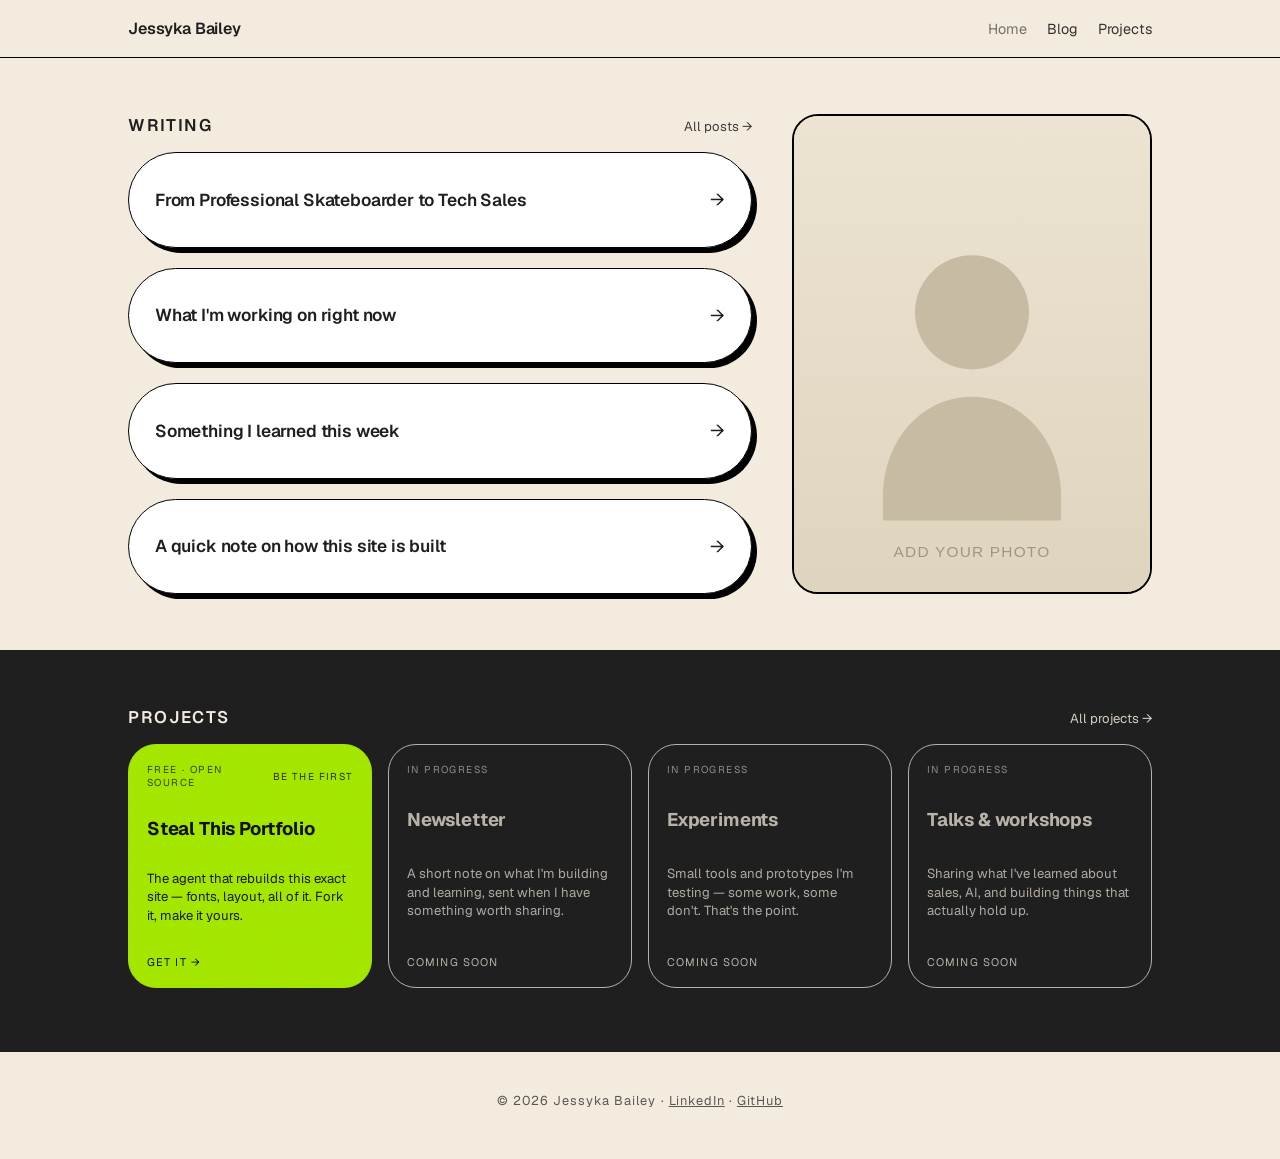
<file: index.html>
<!DOCTYPE html>
<html lang="en">
<head>
  <meta charset="utf-8">
  <meta name="viewport" content="width=device-width, initial-scale=1">
  <title>Portfolio</title>
  <meta name="description" content="Personal site.">
  <link rel="stylesheet" href="css/style.css">
</head>
<body data-page="home">
  <div id="jb"></div>
  <script src="site.config.js"></script>
  <script src="js/render.js"></script>
</body>
</html>
</file>
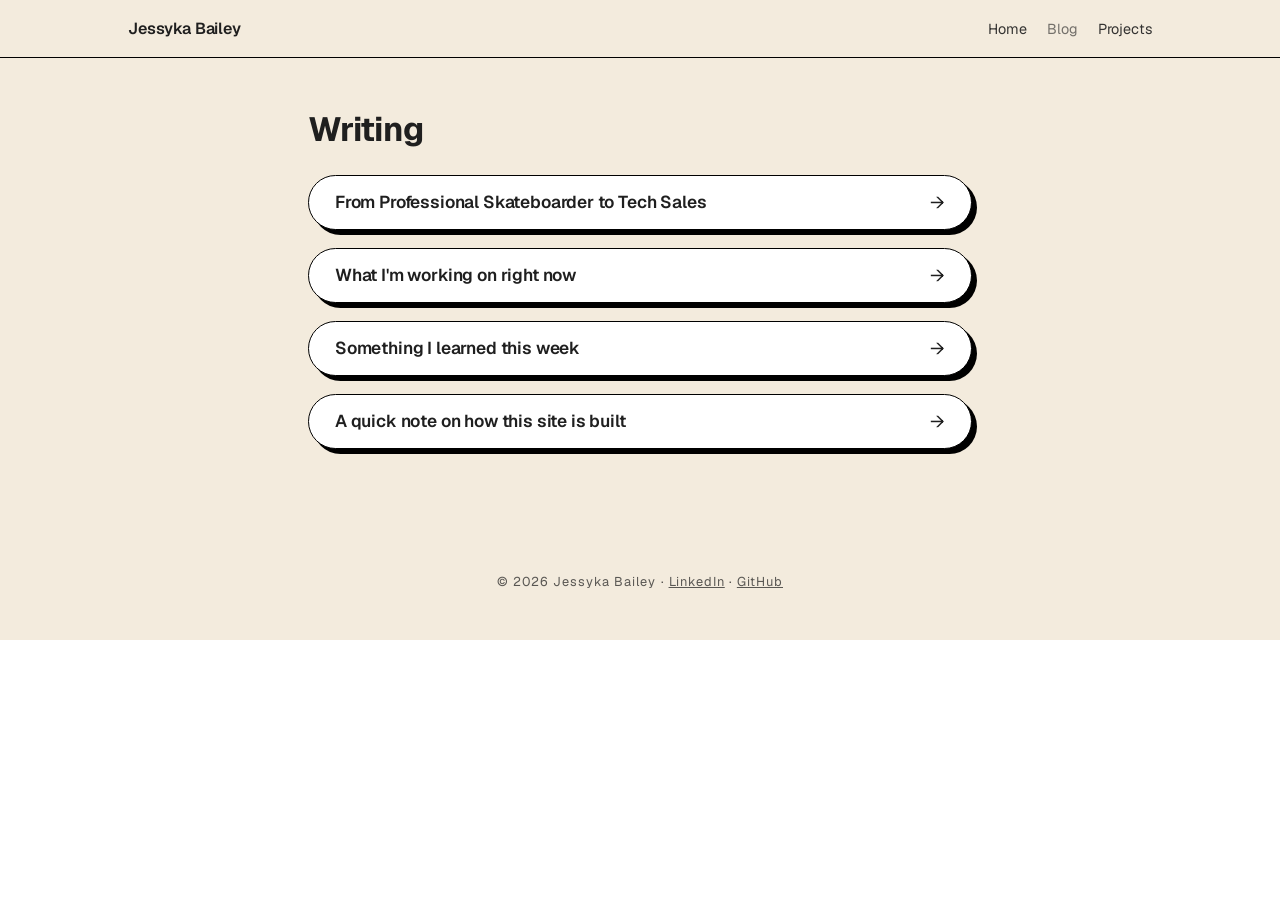
<file: blog.html>
<!DOCTYPE html>
<html lang="en">
<head>
  <meta charset="utf-8">
  <meta name="viewport" content="width=device-width, initial-scale=1">
  <title>Writing</title>
  <link rel="stylesheet" href="css/style.css">
</head>
<body data-page="blog">
  <div id="jb"></div>
  <script src="site.config.js"></script>
  <script src="js/render.js"></script>
</body>
</html>
</file>
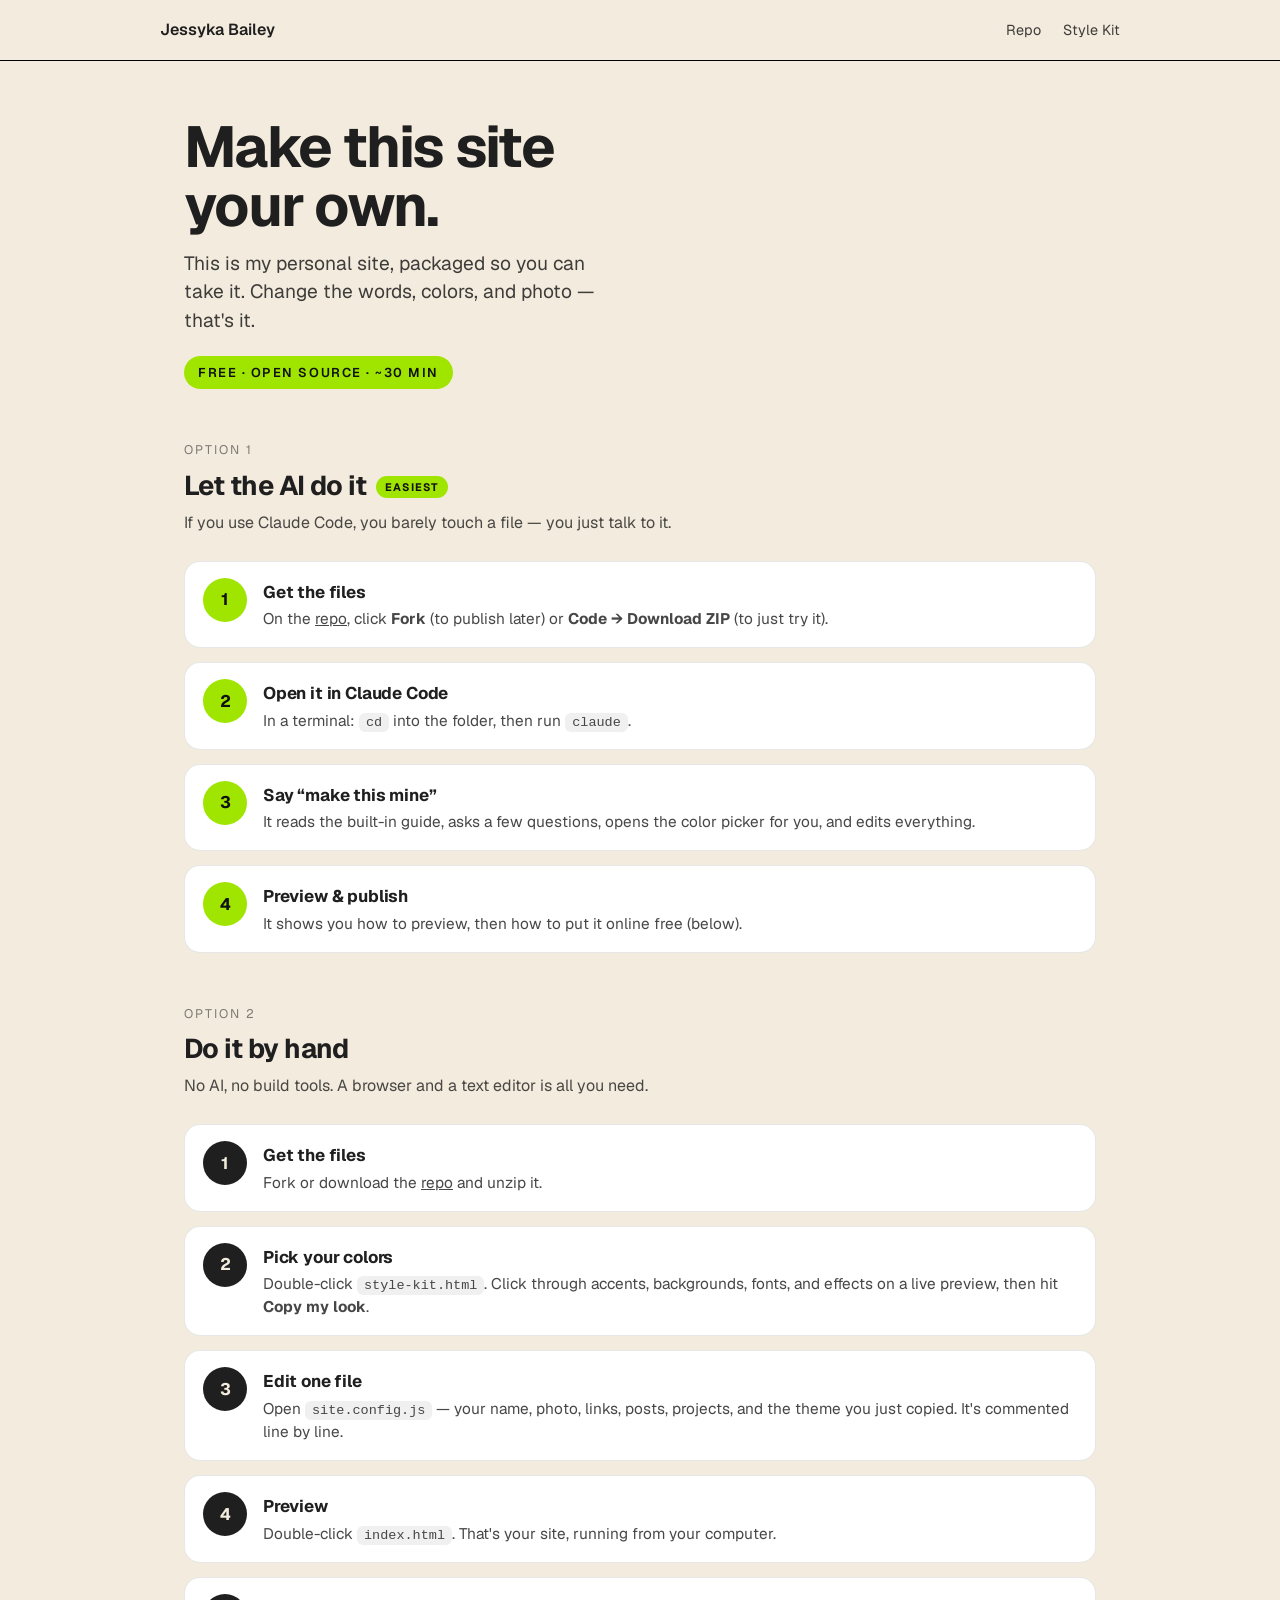
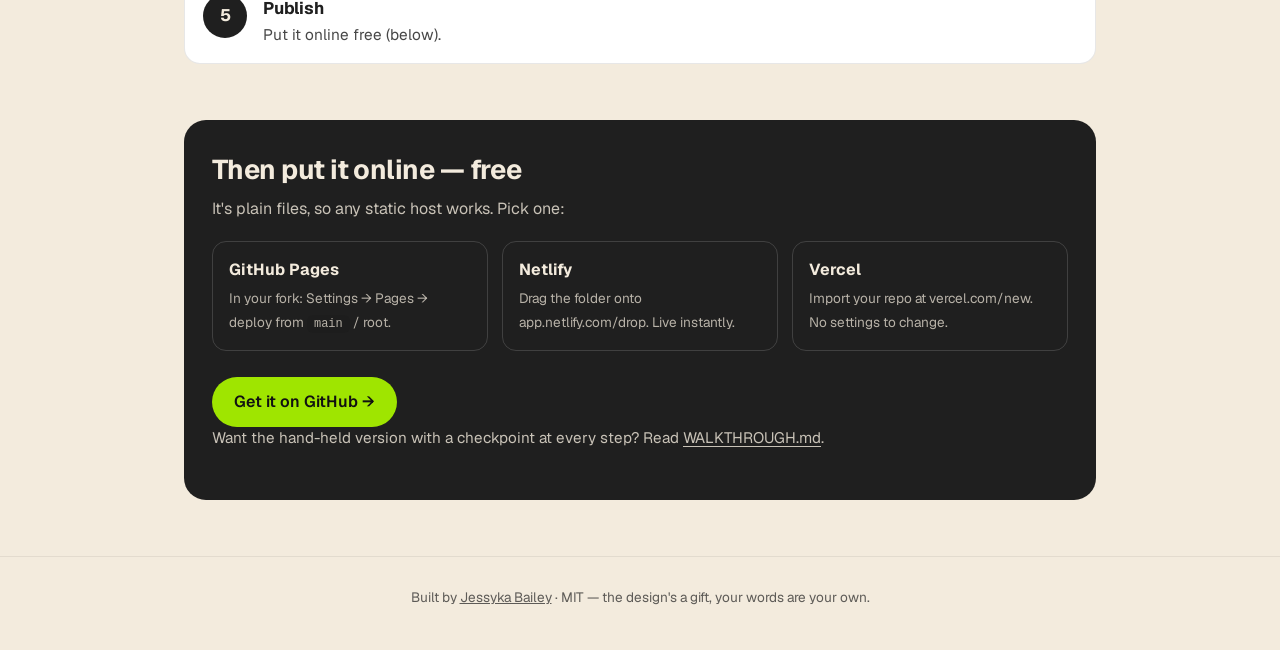
<file: how-to.html>
<!DOCTYPE html>
<html lang="en">
<head>
<meta charset="utf-8">
<meta name="viewport" content="width=device-width, initial-scale=1">
<title>How to steal this portfolio</title>
<meta name="description" content="Make this personal site your own — free, in about 30 minutes.">
<style>
  @font-face{font-family:"Geist"; src:url("assets/geist-sans.woff2") format("woff2"); font-weight:100 900; font-style:normal; font-display:swap}
  :root{ --beige:#F3EBDD; --ink:#1F1F1F; --lime:#9FE500; --on-lime:#111111; --line:#00000018;
    --sans:"Geist","Helvetica Neue",Helvetica,Arial,sans-serif; }
  *{box-sizing:border-box}
  html{-webkit-text-size-adjust:100%}
  body{margin:0; background:var(--beige); color:var(--ink); font-family:var(--sans); -webkit-font-smoothing:antialiased; line-height:1.5}
  a{color:inherit}
  .wrap{max-width:960px; margin:0 auto; padding:0 24px}

  header{border-bottom:1.5px solid #000}
  .topbar{display:flex; align-items:center; justify-content:space-between; gap:16px; padding:18px 0; flex-wrap:wrap}
  .brand{font-weight:600; text-decoration:none}
  .topnav a{font-size:.9rem; text-decoration:none; opacity:.85; margin-left:18px}
  .topnav a:hover{opacity:1; text-decoration:underline; text-underline-offset:3px}

  .hero{padding:56px 0 8px}
  .hero h1{font-size:clamp(2.4rem,6vw,3.6rem); line-height:1.03; letter-spacing:-.03em; margin:0 0 14px; text-wrap:balance}
  .hero p{font-size:1.2rem; line-height:1.5; max-width:34ch; opacity:.85; margin:0}
  .hero .free{display:inline-block; margin-top:20px; font-size:.8rem; letter-spacing:.12em; text-transform:uppercase; background:var(--lime); color:var(--on-lime); padding:7px 14px; border-radius:100px; font-weight:600}

  section.path{padding:44px 0 8px}
  .eyebrow{font-size:.78rem; letter-spacing:.16em; text-transform:uppercase; opacity:.55; margin:0 0 6px}
  h2{font-size:1.7rem; letter-spacing:-.02em; margin:0 0 4px}
  .lede{opacity:.8; margin:0 0 26px; max-width:52ch}
  .rec{background:var(--lime); color:var(--on-lime); font-size:.68rem; letter-spacing:.1em; text-transform:uppercase; font-weight:700; padding:4px 9px; border-radius:100px; vertical-align:middle; margin-left:10px}

  ol.steps{list-style:none; margin:0; padding:0; display:flex; flex-direction:column; gap:14px; counter-reset:s}
  ol.steps li{counter-increment:s; display:grid; grid-template-columns:44px 1fr; gap:16px; align-items:start;
    background:#fff; border:1px solid var(--line); border-radius:16px; padding:16px 18px}
  ol.steps li::before{content:counter(s); display:flex; align-items:center; justify-content:center;
    width:44px; height:44px; border-radius:50%; background:var(--ink); color:var(--beige); font-weight:700; font-size:1.05rem}
  ol.steps.lime li::before{background:var(--lime); color:var(--on-lime)}
  ol.steps li h3{margin:2px 0 3px; font-size:1.06rem; letter-spacing:-.01em}
  ol.steps li p{margin:0; opacity:.82; font-size:.96rem}
  code{background:#00000012; padding:2px 7px; border-radius:6px; font-family:ui-monospace,Menlo,Consolas,monospace; font-size:.88em}

  .deploy{margin:48px 0 8px; background:var(--ink); color:var(--beige); border-radius:22px; padding:30px 28px}
  .deploy h2{margin:0 0 6px}
  .deploy p{opacity:.8; margin:0 0 20px}
  .hosts{display:grid; grid-template-columns:repeat(3,1fr); gap:14px}
  .host{border:1px solid #ffffff26; border-radius:14px; padding:16px}
  .host b{display:block; font-size:1rem; margin-bottom:4px}
  .host span{font-size:.85rem; opacity:.72}
  @media (max-width:640px){ .hosts{grid-template-columns:1fr} }

  .cta{display:inline-flex; align-items:center; gap:8px; background:var(--lime); color:var(--on-lime);
    text-decoration:none; font-weight:600; padding:13px 22px; border-radius:100px; margin-top:26px}
  .cta:hover{transform:translateY(-1px)}
  .more{margin:34px 0 0; font-size:.95rem; opacity:.8}
  .more a{text-underline-offset:3px}

  footer{margin-top:56px; border-top:1px solid var(--line); text-align:center; padding:30px 0 44px; font-size:.85rem; opacity:.7}
</style>
</head>
<body>
  <header><div class="wrap topbar">
    <a class="brand" href="https://jessykabailey.com">Jessyka Bailey</a>
    <nav class="topnav">
      <a href="https://github.com/jbailey28/steal-this-portfolio">Repo</a>
      <a href="style-kit.html">Style Kit</a>
    </nav>
  </div></header>

  <main class="wrap">
    <section class="hero">
      <h1>Make this site<br>your own.</h1>
      <p>This is my personal site, packaged so you can take it. Change the words, colors, and photo — that's it.</p>
      <div class="free">Free · Open source · ~30 min</div>
    </section>

    <section class="path">
      <p class="eyebrow">Option 1</p>
      <h2>Let the AI do it<span class="rec">Easiest</span></h2>
      <p class="lede">If you use Claude Code, you barely touch a file — you just talk to it.</p>
      <ol class="steps lime">
        <li><div><h3>Get the files</h3><p>On the <a href="https://github.com/jbailey28/steal-this-portfolio">repo</a>, click <b>Fork</b> (to publish later) or <b>Code → Download ZIP</b> (to just try it).</p></div></li>
        <li><div><h3>Open it in Claude Code</h3><p>In a terminal: <code>cd</code> into the folder, then run <code>claude</code>.</p></div></li>
        <li><div><h3>Say “make this mine”</h3><p>It reads the built-in guide, asks a few questions, opens the color picker for you, and edits everything.</p></div></li>
        <li><div><h3>Preview &amp; publish</h3><p>It shows you how to preview, then how to put it online free (below).</p></div></li>
      </ol>
    </section>

    <section class="path">
      <p class="eyebrow">Option 2</p>
      <h2>Do it by hand</h2>
      <p class="lede">No AI, no build tools. A browser and a text editor is all you need.</p>
      <ol class="steps">
        <li><div><h3>Get the files</h3><p>Fork or download the <a href="https://github.com/jbailey28/steal-this-portfolio">repo</a> and unzip it.</p></div></li>
        <li><div><h3>Pick your colors</h3><p>Double-click <code>style-kit.html</code>. Click through accents, backgrounds, fonts, and effects on a live preview, then hit <b>Copy my look</b>.</p></div></li>
        <li><div><h3>Edit one file</h3><p>Open <code>site.config.js</code> — your name, photo, links, posts, projects, and the theme you just copied. It's commented line by line.</p></div></li>
        <li><div><h3>Preview</h3><p>Double-click <code>index.html</code>. That's your site, running from your computer.</p></div></li>
        <li><div><h3>Publish</h3><p>Put it online free (below).</p></div></li>
      </ol>
    </section>

    <section class="deploy">
      <h2>Then put it online — free</h2>
      <p>It's plain files, so any static host works. Pick one:</p>
      <div class="hosts">
        <div class="host"><b>GitHub Pages</b><span>In your fork: Settings → Pages → deploy from <code>main</code> / root.</span></div>
        <div class="host"><b>Netlify</b><span>Drag the folder onto app.netlify.com/drop. Live instantly.</span></div>
        <div class="host"><b>Vercel</b><span>Import your repo at vercel.com/new. No settings to change.</span></div>
      </div>
      <a class="cta" href="https://github.com/jbailey28/steal-this-portfolio">Get it on GitHub →</a>
      <p class="more">Want the hand-held version with a checkpoint at every step? Read <a href="https://github.com/jbailey28/steal-this-portfolio/blob/main/WALKTHROUGH.md">WALKTHROUGH.md</a>.</p>
    </section>
  </main>

  <footer>Built by <a href="https://jessykabailey.com">Jessyka Bailey</a> · MIT — the design's a gift, your words are your own.</footer>
</body>
</html>
</file>
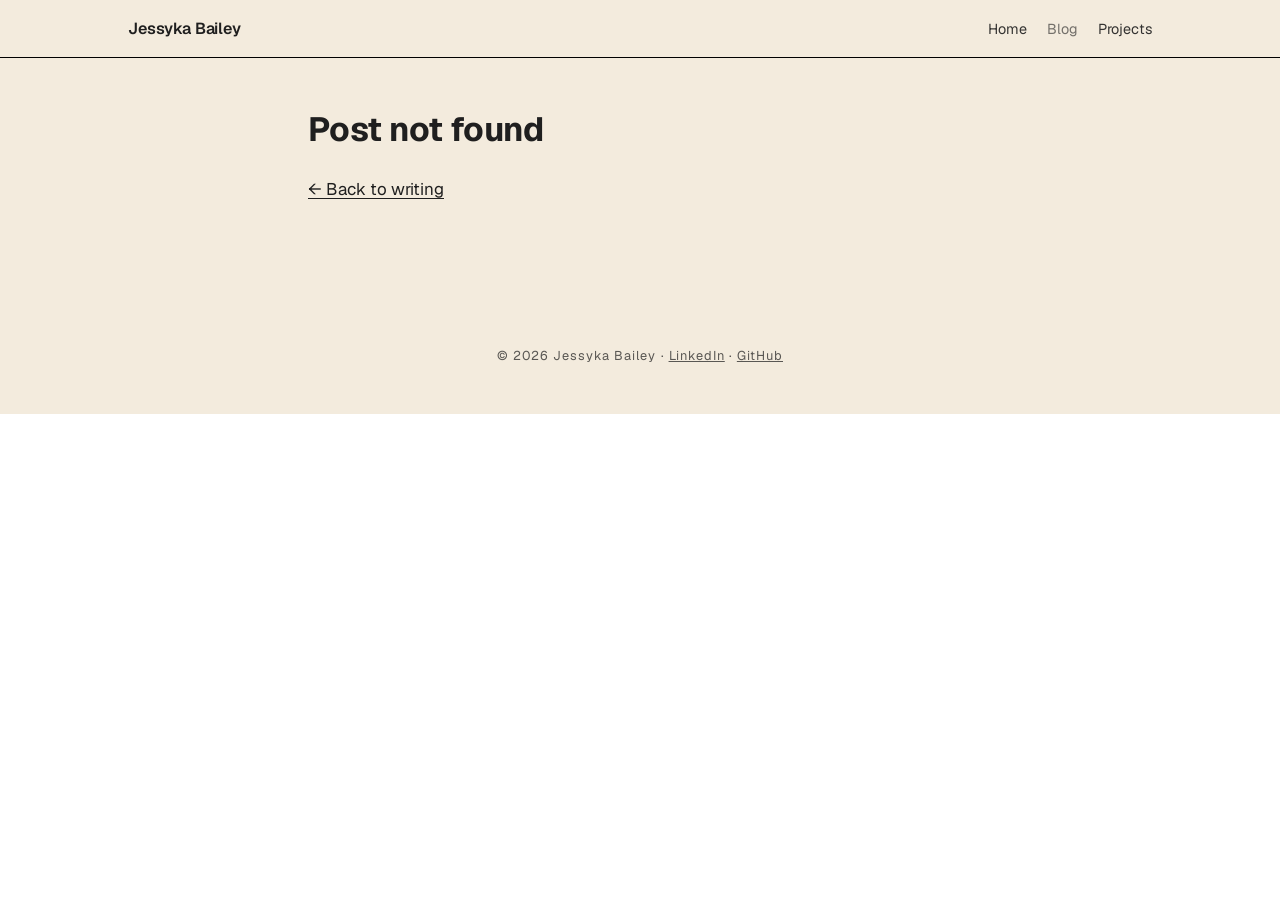
<file: post.html>
<!DOCTYPE html>
<html lang="en">
<head>
  <meta charset="utf-8">
  <meta name="viewport" content="width=device-width, initial-scale=1">
  <title>Post</title>
  <link rel="stylesheet" href="css/style.css">
</head>
<body data-page="post">
  <div id="jb"></div>
  <script src="site.config.js"></script>
  <script src="js/vendor/marked.min.js"></script>
  <script src="js/render.js"></script>
</body>
</html>
</file>
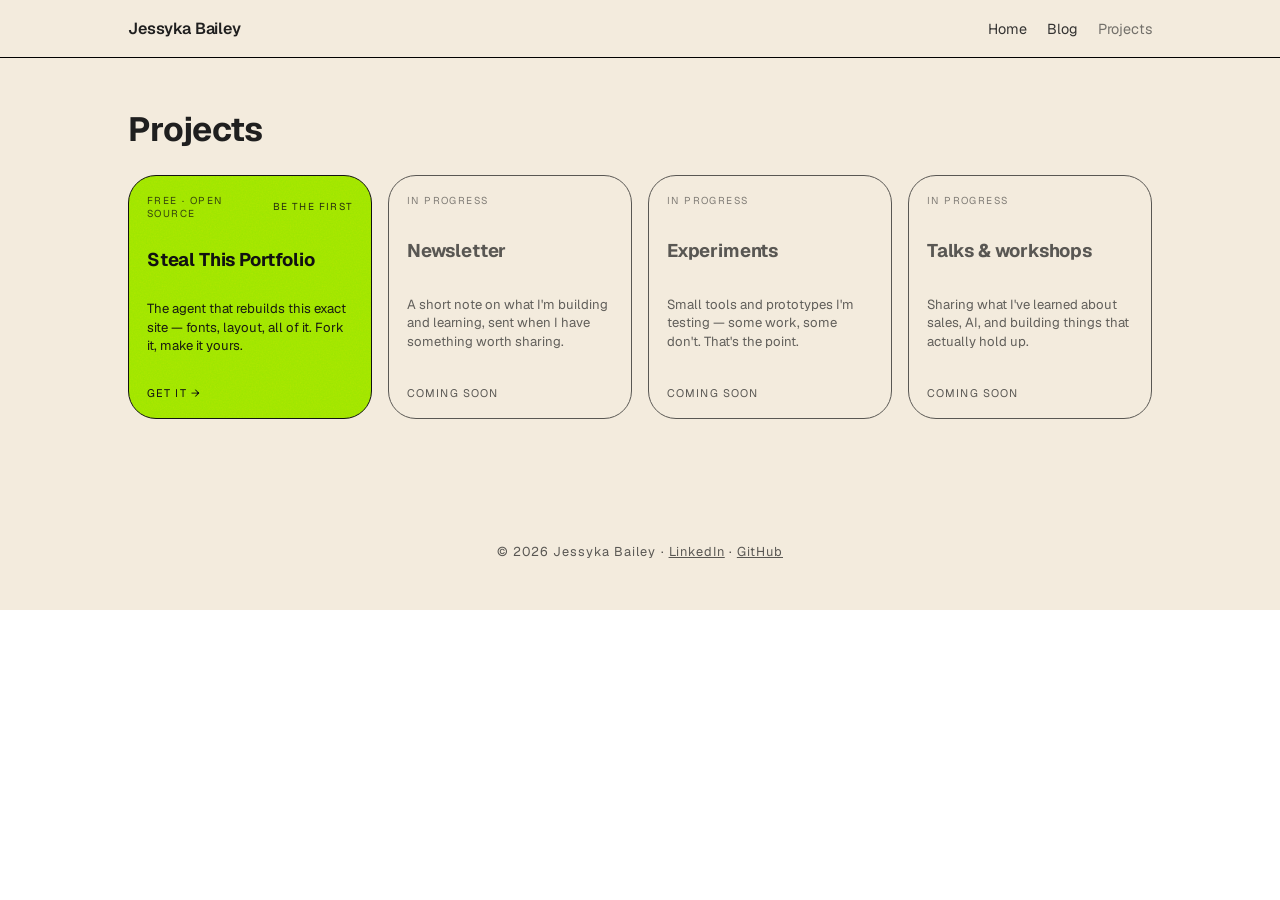
<file: projects.html>
<!DOCTYPE html>
<html lang="en">
<head>
  <meta charset="utf-8">
  <meta name="viewport" content="width=device-width, initial-scale=1">
  <title>Projects</title>
  <link rel="stylesheet" href="css/style.css">
</head>
<body data-page="projects">
  <div id="jb"></div>
  <script src="site.config.js"></script>
  <script src="js/render.js"></script>
</body>
</html>
</file>
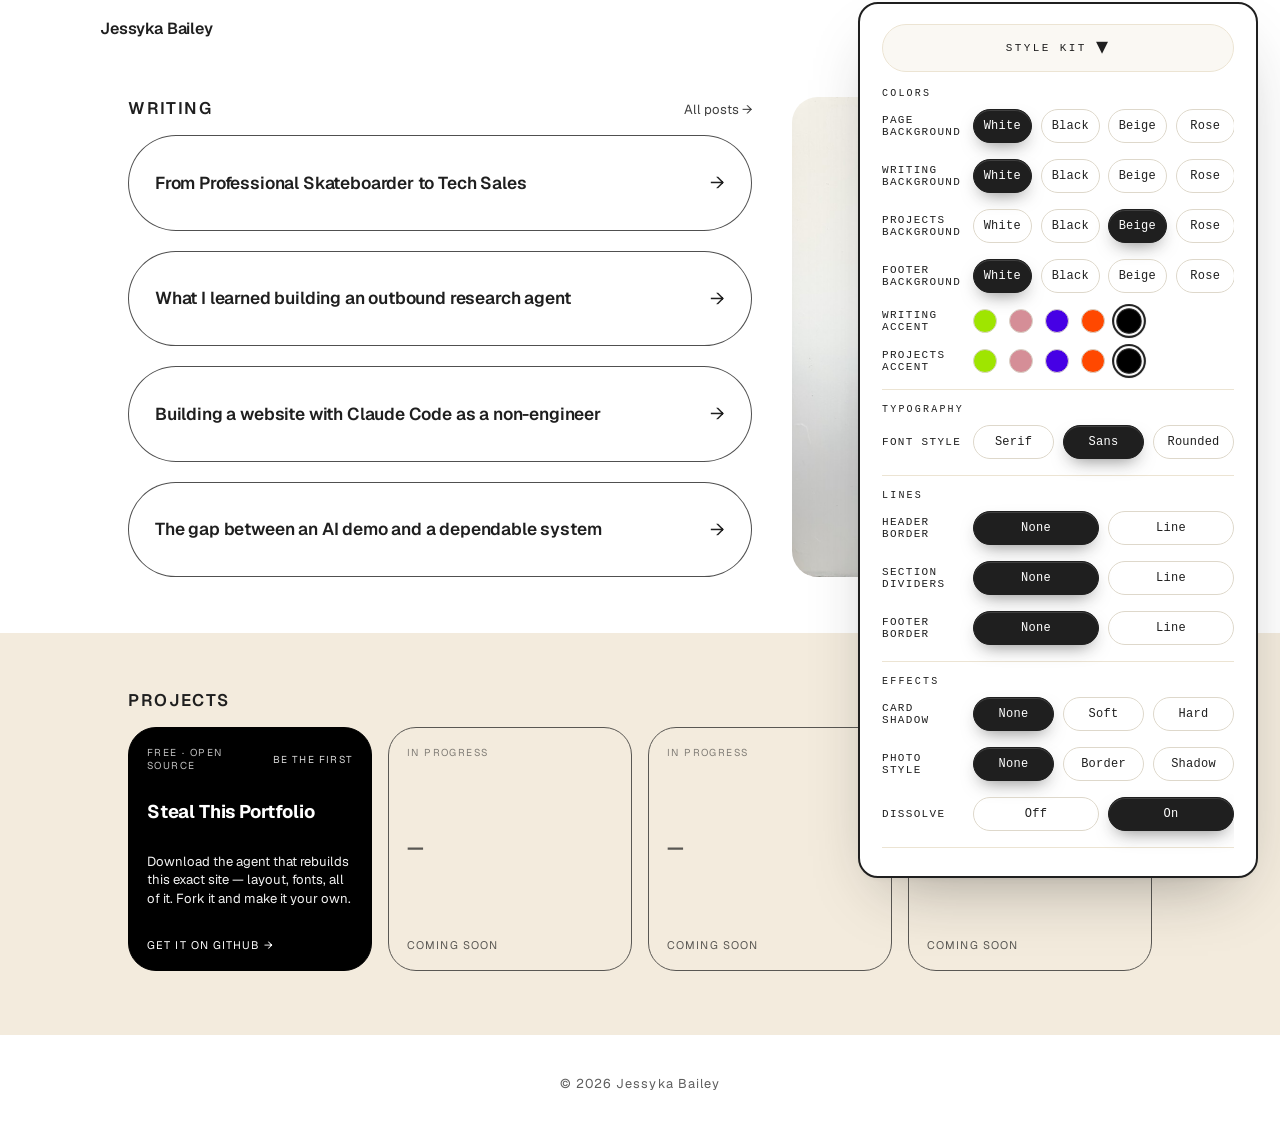
<file: style-kit.html>
<!DOCTYPE html>
<html lang="en">
<head>
<meta charset="utf-8">
<meta name="viewport" content="width=device-width, initial-scale=1">
<title>Style Kit</title>
</head>
<body>
<style>
  @font-face{font-family:"Geist";src:url([data-uri]) format("woff2");font-weight:100 900;font-style:normal;font-display:swap}
  @font-face{font-family:"Lora";src:url([data-uri]) format("woff2");font-weight:400 700;font-style:normal;font-display:swap}

  @font-face{font-family:"Nunito";src:url([data-uri]) format("woff2");font-weight:200 900;font-style:normal;font-display:swap}

  #app{
    --accent:#000000; --on:#ffffff; --accent-p:#000000; --on-p:#ffffff;
    --s1bg:#FFFFFF; --s1tx:#1F1F1F;      /* Section 1 — Writing */
    --s2bg:#F3EBDD; --s2tx:#1F1F1F;      /* Section 2 — Projects */
    --pagebg:#FFFFFF; --pagetx:#1F1F1F;  /* Page (header sits on this) */
    --fbg:#FFFFFF; --ftx:#1F1F1F;        /* Footer */
    --font:"Geist","Helvetica Neue",Helvetica,Arial,sans-serif;
    --tracking:0em;
    --pill-shadow:none;
    --pill-border:color-mix(in srgb, var(--s1tx) 78%, transparent);
    --pill-hover-shadow:0 16px 40px -18px color-mix(in srgb, var(--accent) 65%, transparent);
    --photo-border:none;
    --photo-shadow:none;
    --uimono:"SFMono-Regular",Menlo,Consolas,monospace;
    --grain:url("data:image/svg+xml,%3Csvg xmlns='http://www.w3.org/2000/svg' width='140' height='140'%3E%3Cfilter id='n'%3E%3CfeTurbulence type='fractalNoise' baseFrequency='0.8' numOctaves='2' stitchTiles='stitch'/%3E%3C/filter%3E%3Crect width='100%25' height='100%25' filter='url(%23n)'/%3E%3C/svg%3E");
    font-family:var(--font); letter-spacing:var(--tracking); -webkit-font-smoothing:antialiased; background:var(--pagebg);
  }
  #app[data-shadow="soft"]{ --pill-shadow:0 10px 26px -10px rgba(0,0,0,.42); }
  #app[data-shadow="hard"]{ --pill-shadow:5px 5px 0 0 #000; --pill-border:#000; --pill-hover-shadow:7px 7px 0 0 #000; }
  /* Writing section black: flip pill shadows to white so they stay visible */
  #app[data-s1="#1F1F1F"][data-shadow="soft"]{ --pill-shadow:0 10px 26px -10px rgba(255,255,255,.55); --pill-border:#000; }
  #app[data-s1="#1F1F1F"][data-shadow="hard"]{ --pill-shadow:5px 5px 0 0 #fff; --pill-border:#000; --pill-hover-shadow:7px 7px 0 0 #fff; }
  /* keep the black stroke on hover too, so the shadow still reads */
  #app[data-s1="#1F1F1F"]:not([data-shadow="off"]) .post:hover,
  #app[data-s1="#1F1F1F"]:not([data-shadow="off"]) .post:focus-visible{ border-color:#000; }
  #app[data-photo="border"]{ --photo-border:2px solid #000; }
  #app[data-photo="shadow"]{ --photo-shadow:8px 8px 0 0 #000; --photo-border:2px solid #000; }
  /* Writing section black: photo shadow flips white (black border stays as the stroke) */
  #app[data-s1="#1F1F1F"][data-photo="shadow"]{ --photo-shadow:8px 8px 0 0 #fff; }
  *{box-sizing:border-box}
  html,body{margin:0}
  #fx{position:fixed; inset:0; pointer-events:none; z-index:50}
  .wrap{max-width:1080px; margin:0 auto; padding:0 28px}
  @media (max-width:560px){ .wrap{padding:0 18px} .sec1{padding:20px 0 40px} .sec2{padding:40px 0 46px} .site-header{margin:4px} }

  .sec{width:100%; transition:background .3s ease, color .3s ease}
  .sec1{background:var(--s1bg); color:var(--s1tx); padding:10px 0 56px}
  .sec2{background:var(--s2bg); color:var(--s2tx); padding:56px 0 64px}

  .site-header{padding:18px 0; background:transparent; color:var(--pagetx); transition:color .3s ease}
  #app[data-hdiv="line"] .site-header{border-bottom:1.5px solid #000}
  .topbar{display:flex; align-items:center; justify-content:space-between; gap:16px; flex-wrap:wrap; padding:0}
  .brand{font-weight:600; font-size:1rem; letter-spacing:-.01em; color:inherit; text-decoration:none}
  .brand:hover{opacity:.65}
  .nav{display:flex; gap:20px; flex-wrap:wrap}
  .nav a{font-size:.9rem; color:inherit; text-decoration:none; opacity:.9}
  .nav a:hover{opacity:1; text-decoration:underline; text-underline-offset:3px}
  .nav a[aria-current]{opacity:.6}

  .lab{font-size:1.05rem; font-weight:600; letter-spacing:.1em; text-transform:uppercase; opacity:1; margin:0}

  .hero{display:grid; grid-template-columns:1fr 360px; gap:40px; align-items:stretch; padding:30px 0 0}
  @media (max-width:760px){ .hero{grid-template-columns:1fr; gap:22px} .photo{order:-1} }

  .writing{display:flex; flex-direction:column; min-height:100%}
  .whead{display:flex; align-items:baseline; justify-content:space-between; margin-bottom:16px}
  .whead .all{font-size:.82rem}
  .all a{color:inherit; text-decoration:none; opacity:.85}
  .all a:hover{opacity:1; text-decoration:underline; text-underline-offset:3px}

  .cards{display:flex; flex-direction:column; gap:20px; flex:1}
  .post{
    position:relative; isolation:isolate; overflow:hidden; border-radius:999px;
    flex:1; min-height:0; text-decoration:none;
    background:#ffffff; color:#1F1F1F; border:1px solid var(--pill-border);
    padding:15px 26px; display:flex; flex-direction:row; align-items:center; gap:14px;
    box-shadow:var(--pill-shadow);
    transition:transform .2s cubic-bezier(.3,.7,.3,1), background .2s cubic-bezier(.3,.7,.3,1), color .18s ease, border-color .18s ease, box-shadow .2s cubic-bezier(.3,.7,.3,1);
  }
  .post::before{content:""; position:absolute; inset:0; background:var(--grain); background-size:150px; mix-blend-mode:soft-light; opacity:0; z-index:0; pointer-events:none; transition:opacity .2s cubic-bezier(.3,.7,.3,1)}
  .post > span{position:relative; z-index:1}
  .post .t{flex:1; font-size:1.08rem; font-weight:600; letter-spacing:calc(-0.01em + var(--tracking)); line-height:1.18}
  .post .arw{font-size:1.15rem; transition:transform .2s cubic-bezier(.3,.7,.3,1)}
  .post:hover, .post:focus-visible{
    background:var(--accent); color:var(--on); border-color:#1F1F1F;
    transform:scale(1.02) translateY(-2px); box-shadow:var(--pill-hover-shadow); outline:none;
    transition:transform .85s cubic-bezier(.22,1,.36,1), background .85s cubic-bezier(.22,1,.36,1), color .75s cubic-bezier(.22,1,.36,1), border-color .75s cubic-bezier(.22,1,.36,1), box-shadow .9s cubic-bezier(.22,1,.36,1);
  }
  .post:hover::before, .post:focus-visible::before{opacity:.6; transition:opacity .85s cubic-bezier(.22,1,.36,1)}
  .post:hover .arw{transform:translateX(4px); transition:transform .85s cubic-bezier(.22,1,.36,1)}

  .photo{overflow:hidden; border-radius:26px; aspect-ratio:3/4; border:var(--photo-border); box-shadow:var(--photo-shadow)}
  .photo img{width:100%; height:100%; object-fit:cover; object-position:center 40%; display:block}
  @media (max-width:760px){ .photo{aspect-ratio:4/5} }

  .projgrid{display:grid; grid-template-columns:repeat(4,1fr); gap:16px; margin-top:0}
  @media (max-width:760px){ .projgrid{grid-template-columns:repeat(2,1fr)} }
  @media (max-width:440px){ .projgrid{grid-template-columns:1fr} }
  .proj{
    position:relative; isolation:isolate; overflow:hidden;
    aspect-ratio:1/1; border-radius:28px; border:1px solid currentColor; text-decoration:none; color:inherit;
    padding:18px; display:flex; flex-direction:column; justify-content:space-between;
    transition:transform .2s cubic-bezier(.3,.7,.3,1), box-shadow .2s cubic-bezier(.3,.7,.3,1);
  }
  .proj > *{position:relative; z-index:1}
  .proj:hover{transform:translateY(-6px) scale(1.02); box-shadow:0 22px 38px -16px rgba(0,0,0,.42); transition:transform .85s cubic-bezier(.22,1,.36,1), box-shadow .85s cubic-bezier(.22,1,.36,1)}
  .proj .tag{font-size:10px; letter-spacing:.14em; text-transform:uppercase; opacity:.75}
  .proj .ptop{display:flex; align-items:center; justify-content:space-between; gap:8px}
  .proj .count{font-size:10px; letter-spacing:.12em; text-transform:uppercase; opacity:.85; white-space:nowrap}
  .proj .pt{font-size:1.15rem; font-weight:700; letter-spacing:-.01em; line-height:1.12}
  .proj .pd{font-size:.82rem; line-height:1.4; opacity:.95}
  .proj .go{font-size:11px; letter-spacing:.1em; text-transform:uppercase}
  .proj.live{background:var(--accent-p); border-color:var(--accent-p); color:var(--on-p)}
  .proj.live::before{content:""; position:absolute; inset:0; background:var(--grain); background-size:160px; mix-blend-mode:soft-light; opacity:.5; z-index:0; pointer-events:none}
  .proj.soon{border-style:solid; opacity:.72}
  .proj.soon:hover{transform:translateY(-6px) scale(1.02); opacity:1; border-color:var(--accent-p); box-shadow:0 22px 38px -16px rgba(0,0,0,.28); transition:transform .85s cubic-bezier(.22,1,.36,1), box-shadow .85s cubic-bezier(.22,1,.36,1), opacity .4s ease, border-color .4s ease}

  .foot{padding:40px 0 50px; text-align:center; background:var(--fbg); color:var(--ftx); transition:background .3s ease, color .3s ease}
  .foot p{margin:0; font-size:.8rem; letter-spacing:.08em; opacity:.72}
  #app[data-fdiv="line"] .foot{border-top:1.5px solid #000}

  /* ===== Style Kit panel ===== */
  .chip{position:fixed; right:22px; bottom:22px; z-index:60; display:flex; flex-direction:column; gap:16px;
    background:#ffffff; color:#1F1F1F; border:2px solid #1F1F1F; border-radius:20px; padding:20px 22px;
    box-shadow:0 28px 64px -28px rgba(31,31,31,.42), 0 3px 10px -6px rgba(31,31,31,.16);
    font-family:var(--uimono); width:400px; max-width:calc(100vw - 40px)}
  .chip-title{font-size:10px; letter-spacing:.24em; text-transform:uppercase; color:#a8a190; margin:-2px 0 -4px}
  .chip-group{font-size:10px; letter-spacing:.22em; text-transform:uppercase; color:#1F1F1F; padding-top:14px; border-top:1px solid #ece4d3; margin-bottom:-6px}
  /* .chip-head has to out-rank .chip button, which sets a transparent
     background for every control in the panel. */
  .chip .chip-head{display:flex; align-items:center; justify-content:center; gap:9px; width:100%; background:#faf8f3; border:1px solid #ece4d3; border-radius:100px; cursor:pointer; font-family:var(--uimono); font-size:11px; letter-spacing:.22em; text-transform:uppercase; color:#1F1F1F; padding:11px 14px; min-height:44px}
  .chip .chip-head:hover{background:#f3efe4; border-color:#ded8cb}
  .chip .chip-head:focus-visible{outline:2px solid #1F1F1F; outline-offset:2px}
  .chip-head .chev{font-size:24px; line-height:1; transition:transform .25s ease}
  .chip-body{display:flex; flex-direction:column; gap:16px; overflow:auto; max-height:calc(100dvh - 132px); -webkit-overflow-scrolling:touch}
  .chip-export{display:flex; flex-direction:column; gap:9px; padding-top:14px; border-top:1px solid #ece4d3}
  .chip-export button{font-family:var(--uimono); font-size:12px; letter-spacing:.06em; color:#fff; background:#1F1F1F; border:0; cursor:pointer; padding:10px 0; border-radius:100px}
  .chip-export button:hover{background:#000}
  .chip-export textarea{display:none; width:100%; height:150px; font-family:var(--uimono); font-size:11px; line-height:1.6; color:#1F1F1F; border:1px solid #d9d3c7; border-radius:10px; padding:9px; resize:none}
  .chip-export.show textarea{display:block}
  .chip.collapsed{gap:0}
  .chip.collapsed .chip-body{display:none}
  .chip.collapsed .chip-head .chev{transform:rotate(-90deg)}
  .chip .grp{display:grid; grid-template-columns:82px repeat(3,1fr); align-items:center; column-gap:9px}
  .chip .grp.accent{grid-template-columns:82px 1fr}
  .chip .k{font-size:11px; letter-spacing:.12em; text-transform:uppercase; color:#1F1F1F}
  .chip button{font-family:var(--uimono); font-size:12px; letter-spacing:.02em; color:#1F1F1F; background:transparent;
    border:1px solid #ded8cb; cursor:pointer; padding:9px 0; border-radius:100px; text-align:center; white-space:nowrap; will-change:transform;
    transition:background .22s cubic-bezier(.2,.7,.2,1), color .22s ease, border-color .22s ease, box-shadow .22s cubic-bezier(.2,.7,.2,1), transform .12s cubic-bezier(.2,.7,.2,1)}
  .chip button:hover{border-color:#bcb5a5; background:#faf8f3}
  .chip button:active{transform:scale(.955)}
  .chip button[aria-pressed="true"]{background:#1F1F1F; color:#ffffff; border-color:#1F1F1F;
    box-shadow:0 8px 18px -7px rgba(31,31,31,.55), inset 0 1px 0 rgba(255,255,255,.14)}
  .chip button[aria-pressed="true"]:hover{background:#151515; border-color:#151515}
  .chip button:focus-visible{outline:2px solid #1F1F1F; outline-offset:2px}
  /* accent swatches */
  .sws{display:flex; gap:12px; align-items:center; flex-wrap:wrap}
  .chip .sw{width:24px; height:24px; padding:0; border-radius:50%; border:1px solid #d9d3c7; background:var(--c); cursor:pointer;
    transition:transform .16s cubic-bezier(.2,.7,.2,1), box-shadow .16s cubic-bezier(.2,.7,.2,1)}
  .chip .sw:hover{transform:scale(1.12); background:var(--c)}
  .chip .sw:active{transform:scale(.92)}
  .chip .sw[aria-pressed="true"]{transform:scale(1.06); background:var(--c); box-shadow:0 0 0 2px #fff, 0 0 0 4px #1F1F1F}
  .chip .sw:focus-visible{outline:2px solid #1F1F1F; outline-offset:3px}
  .chip .grp.divider, .chip .grp.two{grid-template-columns:82px repeat(2,1fr)}
  .chip .grp.four{grid-template-columns:82px repeat(4,1fr)}

  /* ---- the panel on a phone -------------------------------------------------
     It exists to restyle the page, so it must not cover the page. Full width at
     the bottom, never more than two thirds tall, and dvh rather than vh because
     iOS counts the URL bar out of vh and pushes the top of a tall element off
     the screen. */
  @media (max-width:640px){
    .chip{left:10px; right:10px; bottom:10px; width:auto; max-width:none;
          padding:14px 16px; gap:12px; border-radius:22px}
    .chip-body{max-height:58dvh}
    .chip .chip-head{font-size:12px}
    .chip .grp{grid-template-columns:74px repeat(3,1fr); column-gap:7px}
    .chip .grp.divider, .chip .grp.two{grid-template-columns:74px repeat(2,1fr)}
    .chip .grp.four{grid-template-columns:74px repeat(4,1fr)}
    .chip .k{font-size:10px; letter-spacing:.08em}
  }

  /* section divider line — always black */
  #app[data-divider="line"] .sec2{border-top:1.5px solid #000000}

  @media (prefers-reduced-motion:reduce){ *{transition:none !important} }
</style>

<div id="app" data-divider="off" data-shadow="off" data-photo="none" data-s1="#FFFFFF" data-s2="#F3EBDD" data-page="#FFFFFF" data-f="#FFFFFF" data-hdiv="off" data-fdiv="off" data-dissolve="on">
  <canvas id="fx" aria-hidden="true"></canvas>
  <header class="site-header">
    <div class="wrap topbar">
      <a class="brand" href="#" aria-label="Jessyka Bailey — home">Jessyka Bailey</a>
      <nav class="nav">
        <a href="#" aria-current="page">Home</a><a href="#">Blog</a><a href="#">Projects</a>
      </nav>
    </div>
  </header>

  <section class="sec sec1">
    <div class="wrap">
      <div class="hero">
        <div class="writing">
          <div class="whead">
            <p class="lab">Writing</p>
            <span class="all"><a href="#">All posts →</a></span>
          </div>
          <div class="cards">
            <a class="post" href="#"><span class="t">From Professional Skateboarder to Tech Sales</span><span class="arw">→</span></a>
            <a class="post" href="#"><span class="t">What I learned building an outbound research agent</span><span class="arw">→</span></a>
            <a class="post" href="#"><span class="t">Building a website with Claude Code as a non-engineer</span><span class="arw">→</span></a>
            <a class="post" href="#"><span class="t">The gap between an AI demo and a dependable system</span><span class="arw">→</span></a>
          </div>
        </div>

        <figure class="photo" style="margin:0">
          <img src="[data-uri]" alt="Jessyka Bailey leaning against a white wall">
        </figure>
      </div>
    </div>
  </section>

  <section class="sec sec2">
    <div class="wrap">
      <div class="whead">
        <p class="lab">Projects</p>
        <span class="all"><a href="#">All projects →</a></span>
      </div>
      <div class="projgrid">
        <a class="proj live" href="https://github.com/jbailey28/steal-this-portfolio" target="_blank" rel="noopener">
          <span class="ptop">
            <span class="tag">Free · Open source</span>
            <span class="count" id="stealCount">Be the first</span>
          </span>
          <span class="pt">Steal This Portfolio</span>
          <span class="pd">Download the agent that rebuilds this exact site — layout, fonts, all of it. Fork it and make it your own.</span>
          <span class="go">Get it on GitHub →</span>
        </a>
        <span class="proj soon"><span class="tag">In progress</span><span class="pt">—</span><span class="go">Coming soon</span></span>
        <span class="proj soon"><span class="tag">In progress</span><span class="pt">—</span><span class="go">Coming soon</span></span>
        <span class="proj soon"><span class="tag">In progress</span><span class="pt">—</span><span class="go">Coming soon</span></span>
      </div>
    </div>
  </section>

  <footer class="foot"><p>© 2026 Jessyka Bailey</p></footer>

  <div class="chip" role="group" aria-label="Style Kit">
    <button class="chip-head" type="button" aria-expanded="true"><span>Style Kit</span><span class="chev" aria-hidden="true">▾</span></button>
    <div class="chip-body">
    <div class="chip-group" style="border-top:none;padding-top:0">Colors</div>
    <div class="grp four"><span class="k">Page Background</span>
      <button data-k="page" data-bg="#FFFFFF" data-tx="#1F1F1F" aria-pressed="true">White</button>
      <button data-k="page" data-bg="#1F1F1F" data-tx="#F3EBDD" aria-pressed="false">Black</button>
      <button data-k="page" data-bg="#F3EBDD" data-tx="#1F1F1F" aria-pressed="false">Beige</button>
      <button data-k="page" data-bg="#D58E97" data-tx="#1F1F1F" aria-pressed="false">Rose</button>
    </div>
    <div class="grp four"><span class="k">Writing Background</span>
      <button data-k="s1" data-bg="#FFFFFF" data-tx="#1F1F1F" aria-pressed="true">White</button>
      <button data-k="s1" data-bg="#1F1F1F" data-tx="#F3EBDD" aria-pressed="false">Black</button>
      <button data-k="s1" data-bg="#F3EBDD" data-tx="#1F1F1F" aria-pressed="false">Beige</button>
      <button data-k="s1" data-bg="#D58E97" data-tx="#1F1F1F" aria-pressed="false">Rose</button>
    </div>
    <div class="grp four"><span class="k">Projects Background</span>
      <button data-k="s2" data-bg="#FFFFFF" data-tx="#1F1F1F" aria-pressed="false">White</button>
      <button data-k="s2" data-bg="#1F1F1F" data-tx="#F3EBDD" aria-pressed="false">Black</button>
      <button data-k="s2" data-bg="#F3EBDD" data-tx="#1F1F1F" aria-pressed="true">Beige</button>
      <button data-k="s2" data-bg="#D58E97" data-tx="#1F1F1F" aria-pressed="false">Rose</button>
    </div>
    <div class="grp four"><span class="k">Footer Background</span>
      <button data-k="f" data-bg="#FFFFFF" data-tx="#1F1F1F" aria-pressed="true">White</button>
      <button data-k="f" data-bg="#1F1F1F" data-tx="#F3EBDD" aria-pressed="false">Black</button>
      <button data-k="f" data-bg="#F3EBDD" data-tx="#1F1F1F" aria-pressed="false">Beige</button>
      <button data-k="f" data-bg="#D58E97" data-tx="#1F1F1F" aria-pressed="false">Rose</button>
    </div>
    <div class="grp accent"><span class="k">Writing Accent</span>
      <div class="sws" role="group" aria-label="Writing accent color">
        <button class="sw" data-k="accent" data-v="#9FE500" data-on="#111111" style="--c:#9FE500" aria-label="Lime" aria-pressed="false"></button>
        <button class="sw" data-k="accent" data-v="#D58E97" data-on="#1F1F1F" style="--c:#D58E97" aria-label="Rose" aria-pressed="false"></button>
        <button class="sw" data-k="accent" data-v="#4600E5" data-on="#ffffff" style="--c:#4600E5" aria-label="Purple" aria-pressed="false"></button>
        <button class="sw" data-k="accent" data-v="#FF4800" data-on="#111111" style="--c:#FF4800" aria-label="Orange" aria-pressed="false"></button>
        <button class="sw" data-k="accent" data-v="#000000" data-on="#ffffff" style="--c:#000000" aria-label="Black" aria-pressed="true"></button>
      </div>
    </div>
    <div class="grp accent"><span class="k">Projects Accent</span>
      <div class="sws" role="group" aria-label="Projects accent color">
        <button class="sw" data-k="accentp" data-v="#9FE500" data-on="#111111" style="--c:#9FE500" aria-label="Lime" aria-pressed="false"></button>
        <button class="sw" data-k="accentp" data-v="#D58E97" data-on="#1F1F1F" style="--c:#D58E97" aria-label="Rose" aria-pressed="false"></button>
        <button class="sw" data-k="accentp" data-v="#4600E5" data-on="#ffffff" style="--c:#4600E5" aria-label="Purple" aria-pressed="false"></button>
        <button class="sw" data-k="accentp" data-v="#FF4800" data-on="#111111" style="--c:#FF4800" aria-label="Orange" aria-pressed="false"></button>
        <button class="sw" data-k="accentp" data-v="#000000" data-on="#ffffff" style="--c:#000000" aria-label="Black" aria-pressed="true"></button>
      </div>
    </div>

    <div class="chip-group">Typography</div>
    <div class="grp"><span class="k">Font Style</span>
      <button data-k="font" data-v="lora" aria-pressed="false">Serif</button>
      <button data-k="font" data-v="geist" aria-pressed="true">Sans</button>
      <button data-k="font" data-v="nunito" aria-pressed="false">Rounded</button>
    </div>

    <div class="chip-group">Lines</div>
    <div class="grp two"><span class="k">Header Border</span>
      <button data-k="hdiv" data-v="off" aria-pressed="true">None</button>
      <button data-k="hdiv" data-v="line" aria-pressed="false">Line</button>
    </div>
    <div class="grp two"><span class="k">Section Dividers</span>
      <button data-k="divider" data-v="off" aria-pressed="true">None</button>
      <button data-k="divider" data-v="line" aria-pressed="false">Line</button>
    </div>
    <div class="grp two"><span class="k">Footer Border</span>
      <button data-k="fdiv" data-v="off" aria-pressed="true">None</button>
      <button data-k="fdiv" data-v="line" aria-pressed="false">Line</button>
    </div>

    <div class="chip-group">Effects</div>
    <div class="grp"><span class="k">Card Shadow</span>
      <button data-k="shadow" data-v="off" aria-pressed="true">None</button>
      <button data-k="shadow" data-v="soft" aria-pressed="false">Soft</button>
      <button data-k="shadow" data-v="hard" aria-pressed="false">Hard</button>
    </div>
    <div class="grp"><span class="k">Photo Style</span>
      <button data-k="photo" data-v="none" aria-pressed="true">None</button>
      <button data-k="photo" data-v="border" aria-pressed="false">Border</button>
      <button data-k="photo" data-v="shadow" aria-pressed="false">Shadow</button>
    </div>
    <div class="grp two"><span class="k">Dissolve</span>
      <button data-k="dissolve" data-v="off" aria-pressed="false">Off</button>
      <button data-k="dissolve" data-v="on" aria-pressed="true">On</button>
    </div>
    <div class="chip-export">
      <button type="button" id="exportBtn">Copy my look</button>
      <textarea id="exportOut" readonly aria-label="Your selected settings"></textarea>
    </div>
    </div>
  </div>
</div>

<script>
  const app=document.getElementById("app");
  const FONTS={
    geist:   {f:'"Geist","Helvetica Neue",Helvetica,Arial,sans-serif',     t:'0em'},
    nunito:  {f:'"Nunito","Helvetica Neue",Helvetica,Arial,sans-serif',    t:'-0.004em'},
    lora:    {f:'"Lora",Georgia,"Times New Roman",serif',                   t:'0em'}
  };
  document.querySelectorAll(".chip-body button").forEach(b=>{
    b.addEventListener("click", ()=>{
      const k=b.dataset.k;
      if(k==="font"){ const o=FONTS[b.dataset.v]; app.style.setProperty("--font",o.f); app.style.setProperty("--tracking",o.t); }
      else if(k==="accent"){ app.style.setProperty("--accent", b.dataset.v); app.style.setProperty("--on", b.dataset.on||"#fff"); }
      else if(k==="accentp"){ app.style.setProperty("--accent-p", b.dataset.v); app.style.setProperty("--on-p", b.dataset.on||"#fff"); }
      else if(b.dataset.bg !== undefined){ app.style.setProperty("--"+k+"bg", b.dataset.bg); app.style.setProperty("--"+k+"tx", b.dataset.tx); app.dataset[k] = b.dataset.bg; }
      else { app.dataset[k] = b.dataset.v; }
      document.querySelectorAll('.chip-body button[data-k="'+k+'"]').forEach(x=>x.setAttribute("aria-pressed", String(x===b)));
    });
  });

  const chip=document.querySelector(".chip"), head=document.querySelector(".chip-head");
  const setOpen = open => {
    chip.classList.toggle("collapsed", !open);
    head.setAttribute("aria-expanded", String(open));
  };
  head.addEventListener("click", ()=> setOpen(chip.classList.contains("collapsed")));
  // On a phone the panel would otherwise open on top of the page it is there to
  // restyle, with nothing on screen that reads as a way out of it.
  if (window.matchMedia("(max-width:640px)").matches) setOpen(false);
  document.addEventListener("keydown", e => { if (e.key === "Escape") setOpen(false); });

  // Live "taken" counter from the GitHub repo's fork count.
  // (Blocked by CSP inside the claude.ai preview; runs on the real site.)
  const sc=document.getElementById("stealCount");
  if(sc){
    fetch("https://api.github.com/repos/jbailey28/steal-this-portfolio")
      .then(r=>r.ok?r.json():Promise.reject())
      .then(d=>{ const n=d.forks_count||0; sc.textContent = n ? ("Stolen "+n+"×") : "Be the first"; })
      .catch(()=>{});
  }

  // Export the current look as pasteable text.
  function exportLook(){
    const lines=[];
    document.querySelectorAll(".chip-body .grp").forEach(g=>{
      const kEl=g.querySelector(".k"); if(!kEl) return;
      const b=g.querySelector('button[aria-pressed="true"]'); if(!b) return;
      const val=(b.textContent||"").trim() || b.getAttribute("aria-label") || b.dataset.v || "";
      lines.push(kEl.textContent.trim()+": "+val);
    });
    return lines.join("\n");
  }
  (function(){
    const eb=document.getElementById("exportBtn"), eo=document.getElementById("exportOut");
    if(!eb) return;
    eb.addEventListener("click", ()=>{
      const txt=exportLook();
      eo.value=txt; eo.parentElement.classList.add("show"); eo.focus(); eo.select();
      try{ navigator.clipboard.writeText(txt); eb.textContent="Copied ✓"; setTimeout(()=>{eb.textContent="Copy my look";},1600); }catch(e){}
    });
  })();

  // ---- Linear-style dissolve on click (Projects only) ----
  (function(){
    const cv=document.getElementById("fx"); if(!cv) return;
    const ctx=cv.getContext("2d");
    const reduce = matchMedia("(prefers-reduced-motion: reduce)").matches;
    const dpr=Math.min(2, window.devicePixelRatio||1);
    function resize(){ cv.width=innerWidth*dpr; cv.height=innerHeight*dpr; cv.style.width=innerWidth+"px"; cv.style.height=innerHeight+"px"; ctx.setTransform(dpr,0,0,dpr,0,0); }
    resize(); addEventListener("resize", resize);
    let parts=[], raf=null;
    function tick(){
      ctx.clearRect(0,0,innerWidth,innerHeight);
      let alive=false;
      ctx.fillStyle = parts.length ? parts[0].c : "#000";
      for(const p of parts){
        if(p.a<=0) continue; alive=true;
        if(p.t>=p.delay){ p.vy+=0.06; p.x+=p.vx; p.y+=p.vy; p.a-=0.032; }  // hold, then dissolve
        p.t++;
        ctx.globalAlpha=Math.max(0,p.a);
        ctx.fillRect(p.x-p.s/2, p.y-p.s/2, p.s, p.s);
      }
      ctx.globalAlpha=1;
      parts=parts.filter(p=>p.a>0);
      raf = alive ? requestAnimationFrame(tick) : null;
    }
    function dissolve(el, color){
      const r=el.getBoundingClientRect();
      const rad=Math.min(28, r.width/2, r.height/2);
      const cell=2.5, s=1, maxDelay=8;
      const cols=Math.floor(r.width/cell), rows=Math.floor(r.height/cell);
      for(let iy=0; iy<rows; iy++){
        for(let ix=0; ix<cols; ix++){
          const px=r.left+ix*cell+cell/2, py=r.top+iy*cell+cell/2;
          const lx=Math.min(px-r.left, r.right-px), ly=Math.min(py-r.top, r.bottom-py);
          if(lx<rad && ly<rad){ const dx=rad-lx, dy=rad-ly; if(dx*dx+dy*dy > rad*rad) continue; }  // skip rounded corners
          parts.push({
            x:px, y:py, s, a:1, c:color, t:0,
            delay: Math.round((ix/cols)*maxDelay + Math.random()*4),   // left→right sweep
            vx:(Math.random()-0.35)*2.2,                               // gentle spread, slight rightward
            vy:-(0.6+Math.random()*2.6),                               // float up
            rot:0, vr:(Math.random()-0.5)*0.3
          });
        }
      }
      if(!raf) raf=requestAnimationFrame(tick);
    }
    const appEl=document.getElementById("app");
    document.querySelectorAll(".proj").forEach(el=>{
      el.addEventListener("click",(e)=>{
        if(reduce || appEl.dataset.dissolve!=="on") return;   // toggle off → normal link
        e.preventDefault();
        const color=(getComputedStyle(appEl).getPropertyValue("--accent-p").trim())||"#1F1F1F";
        dissolve(el, color);
        el.style.opacity="0";
        setTimeout(()=>{ el.style.opacity=""; }, 800);   // preview: restore
      });
    });
  })();
</script>

</body>
</html>
</file>
<file: css/style.css>
/* ============================================================================
   Steal This Portfolio — design ported 1:1 from jessykabailey.com
   You normally never touch this file. Everything (colors, fonts, effects) is
   chosen in  site.config.js → theme  (use style-kit.html to pick visually).
   ============================================================================ */

@font-face{font-family:"Geist"; src:url("../assets/geist-sans.woff2") format("woff2"); font-weight:100 900; font-style:normal; font-display:swap}
@font-face{font-family:"Lora";  src:url("../assets/lora.woff2")       format("woff2"); font-weight:400 700; font-style:normal; font-display:swap}
@font-face{font-family:"Nunito";src:url("../assets/nunito.woff2")     format("woff2"); font-weight:200 900; font-style:normal; font-display:swap}

/* ---- theme variables. render.js sets these from site.config.js.
        Defaults below = Jessyka's locked look, so a fresh site matches the demo. ---- */
#jb{
  --accent:#9FE500;   --on:#111111;      /* writing accent — pill hover */
  --accent-p:#9FE500; --on-p:#111111;    /* projects accent — live card */
  --pagebg:#F3EBDD; --pagetx:#1F1F1F;    /* page (header + inner pages) */
  --s1bg:#F3EBDD;   --s1tx:#1F1F1F;      /* writing section */
  --s2bg:#1F1F1F;   --s2tx:#F3EBDD;      /* projects section */
  --fbg:#F3EBDD;    --ftx:#1F1F1F;       /* footer */
  --font:"Geist","Helvetica Neue",Helvetica,Arial,sans-serif;
  --tracking:0em;
  --pill-shadow:none;
  --pill-border:color-mix(in srgb, var(--s1tx) 78%, transparent);
  --pill-hover-shadow:0 16px 40px -18px color-mix(in srgb, var(--accent) 65%, transparent);
  --photo-border:none;
  --photo-shadow:none;
  --grain:url("data:image/svg+xml,%3Csvg xmlns='http://www.w3.org/2000/svg' width='140' height='140'%3E%3Cfilter id='n'%3E%3CfeTurbulence type='fractalNoise' baseFrequency='0.8' numOctaves='2' stitchTiles='stitch'/%3E%3C/filter%3E%3Crect width='100%25' height='100%25' filter='url(%23n)'/%3E%3C/svg%3E");
  background:var(--pagebg); color:var(--pagetx);
  font-family:var(--font); letter-spacing:var(--tracking); -webkit-font-smoothing:antialiased;
}

/* effects driven by data-attributes (set by render.js) */
#jb[data-shadow="soft"]{ --pill-shadow:0 10px 26px -10px rgba(0,0,0,.42); }
#jb[data-shadow="hard"]{ --pill-shadow:5px 5px 0 0 #000; --pill-border:#000; --pill-hover-shadow:7px 7px 0 0 #000; }
/* writing section black → flip pill shadows white so they stay visible */
#jb[data-s1="#1F1F1F"][data-shadow="soft"]{ --pill-shadow:0 10px 26px -10px rgba(255,255,255,.55); --pill-border:#000; }
#jb[data-s1="#1F1F1F"][data-shadow="hard"]{ --pill-shadow:5px 5px 0 0 #fff; --pill-border:#000; --pill-hover-shadow:7px 7px 0 0 #fff; }
#jb[data-s1="#1F1F1F"]:not([data-shadow="off"]) .jb-post:hover,
#jb[data-s1="#1F1F1F"]:not([data-shadow="off"]) .jb-post:focus-visible{ border-color:#000; }
#jb[data-photo="border"]{ --photo-border:2px solid #000; }
#jb[data-photo="shadow"]{ --photo-shadow:8px 8px 0 0 #000; --photo-border:2px solid #000; }
#jb[data-s1="#1F1F1F"][data-photo="shadow"]{ --photo-shadow:8px 8px 0 0 #fff; }

*{box-sizing:border-box}
html{-webkit-text-size-adjust:100%}
body{ margin:0; background:var(--pagebg); font-family:"Geist","Helvetica Neue",Helvetica,Arial,sans-serif; -webkit-font-smoothing:antialiased; }
#jb-fx{position:fixed; inset:0; pointer-events:none; z-index:50}
:where(#jb) a, :where(.jb-header) a, :where(.jb-foot) a{color:inherit}
.jb-wrap{max-width:1080px; margin:0 auto; padding:0 28px}

/* header */
.jb-header{padding:18px 0; background:transparent; color:var(--pagetx)}
#jb[data-hdiv="line"] .jb-header{border-bottom:1.5px solid #000}
.jb-topbar{display:flex; align-items:center; justify-content:space-between; gap:16px; flex-wrap:wrap}
.jb-brand{font-weight:600; font-size:1rem; letter-spacing:-.01em; text-decoration:none}
.jb-brand:hover{opacity:.65}
.jb-nav{display:flex; gap:20px; flex-wrap:wrap}
.jb-nav a{font-size:.9rem; text-decoration:none; opacity:.9}
.jb-nav a:hover{opacity:1; text-decoration:underline; text-underline-offset:3px}
.jb-nav a[aria-current]{opacity:.6}

/* sections */
.jb-sec{width:100%; transition:background .3s ease, color .3s ease}
.jb-sec1{background:var(--s1bg); color:var(--s1tx); padding:26px 0 56px}
.jb-sec2{background:var(--s2bg); color:var(--s2tx); padding:56px 0 64px}
#jb[data-divider="line"] .jb-sec2{border-top:1.5px solid #000}

.jb-lab{font-size:1.05rem; font-weight:600; letter-spacing:.1em; text-transform:uppercase; margin:0}
.jb-whead{display:flex; align-items:baseline; justify-content:space-between; margin-bottom:16px}
.jb-all{font-size:.82rem}
.jb-all a{text-decoration:none; opacity:.85}
.jb-all a:hover{opacity:1; text-decoration:underline; text-underline-offset:3px}

/* hero: writing + photo — pills grow to line up with the photo bottom */
.jb-hero{display:grid; grid-template-columns:minmax(0,1fr) 360px; gap:40px; align-items:stretch; padding:30px 0 0}
.jb-writing{display:flex; flex-direction:column; min-height:100%}
.jb-cards{display:flex; flex-direction:column; gap:20px; flex:1}

.jb-post{
  position:relative; isolation:isolate; overflow:hidden; border-radius:999px; flex:1; min-height:0;
  text-decoration:none; background:#fff; color:#1F1F1F; border:1px solid var(--pill-border); box-shadow:var(--pill-shadow);
  padding:15px 26px; display:flex; flex-direction:row; align-items:center; gap:14px;
  transition:transform .2s cubic-bezier(.3,.7,.3,1), background .2s cubic-bezier(.3,.7,.3,1), color .18s ease, border-color .18s ease, box-shadow .2s cubic-bezier(.3,.7,.3,1);
}
.jb-post::before{content:""; position:absolute; inset:0; background:var(--grain); background-size:150px; mix-blend-mode:soft-light; opacity:0; z-index:0; pointer-events:none; transition:opacity .5s cubic-bezier(.22,1,.36,1)}
.jb-post>span{position:relative; z-index:1}
.jb-t{flex:1; font-size:1.08rem; font-weight:600; letter-spacing:calc(-.01em + var(--tracking)); line-height:1.18}
.jb-arw{font-size:1.15rem; transition:transform .5s cubic-bezier(.22,1,.36,1)}
.jb-post:hover, .jb-post:focus-visible{
  background:var(--accent); color:var(--on); border-color:#1F1F1F;
  transform:scale(1.02) translateY(-2px); box-shadow:var(--pill-hover-shadow); outline:none;
  transition:transform .85s cubic-bezier(.22,1,.36,1), background .85s cubic-bezier(.22,1,.36,1), color .75s cubic-bezier(.22,1,.36,1), border-color .75s cubic-bezier(.22,1,.36,1), box-shadow .9s cubic-bezier(.22,1,.36,1);
}
.jb-post:hover::before, .jb-post:focus-visible::before{opacity:.6}
.jb-post:hover .jb-arw{transform:translateX(4px)}

/* photo */
.jb-photo{overflow:hidden; border-radius:26px; aspect-ratio:3/4; border:var(--photo-border); box-shadow:var(--photo-shadow); margin:0}
.jb-photo img{width:100%; height:100%; object-fit:cover; object-position:center 40%; display:block}

/* projects */
.jb-projgrid{display:grid; grid-template-columns:repeat(4,minmax(0,1fr)); gap:16px; margin-top:16px}
.jb-proj{
  position:relative; isolation:isolate; overflow:hidden; aspect-ratio:1/1; min-height:0; border-radius:28px;
  border:1px solid currentColor; text-decoration:none; color:inherit; padding:18px;
  display:flex; flex-direction:column; justify-content:space-between;
  transition:transform .2s cubic-bezier(.3,.7,.3,1), box-shadow .2s cubic-bezier(.3,.7,.3,1);
}
.jb-proj>*{position:relative; z-index:1}
.jb-proj:hover{transform:translateY(-6px) scale(1.02); box-shadow:0 22px 38px -16px rgba(0,0,0,.42); transition:transform .85s cubic-bezier(.22,1,.36,1), box-shadow .85s cubic-bezier(.22,1,.36,1)}
.jb-ptop{display:flex; align-items:center; justify-content:space-between; gap:8px}
.jb-tag{font-size:10px; letter-spacing:.14em; text-transform:uppercase; opacity:.75}
.jb-count{font-size:10px; letter-spacing:.12em; text-transform:uppercase; opacity:.85; white-space:nowrap}
.jb-pt{font-size:1.15rem; font-weight:700; letter-spacing:-.01em; line-height:1.12}
.jb-pd{font-size:.82rem; line-height:1.4; opacity:.95; display:-webkit-box; -webkit-line-clamp:3; -webkit-box-orient:vertical; overflow:hidden}
.jb-go{font-size:11px; letter-spacing:.1em; text-transform:uppercase}
.jb-proj.jb-live{background:var(--accent-p); border-color:var(--accent-p); color:var(--on-p)}
.jb-proj.jb-live::before{content:""; position:absolute; inset:0; background:var(--grain); background-size:160px; mix-blend-mode:soft-light; opacity:.5; z-index:0; pointer-events:none}
.jb-proj.jb-soon{border-style:solid; opacity:.72}
.jb-proj.jb-soon:hover{transform:translateY(-6px) scale(1.02); opacity:1; border-color:var(--accent-p); box-shadow:0 22px 38px -16px rgba(0,0,0,.28); transition:transform .85s cubic-bezier(.22,1,.36,1), box-shadow .85s cubic-bezier(.22,1,.36,1), opacity .4s ease, border-color .4s ease}

/* footer */
.jb-foot{background:var(--fbg); color:var(--ftx); text-align:center; padding:40px 0 50px; transition:background .3s ease, color .3s ease}
#jb[data-fdiv="line"] .jb-foot{border-top:1.5px solid #000}
.jb-foot p{margin:0; font-size:.8rem; letter-spacing:.08em; opacity:.72}

/* ---- inner pages: blog list, single post, projects ---- */
.jb-page{max-width:720px; margin:0 auto; padding:52px 28px 84px; color:var(--pagetx)}
.jb-page-title{font-size:2.1rem; font-weight:700; letter-spacing:-.02em; line-height:1.15; margin:0 0 26px}
.jb-page p, .jb-page li{font-size:1.06rem; line-height:1.7}
.jb-page p{margin:0 0 1.25rem; max-width:66ch}
.jb-page :where(p,li,h2,h3,blockquote) a{text-decoration:underline; text-underline-offset:3px}
.jb-page h2{font-size:1.5rem; font-weight:700; letter-spacing:-.01em; margin:2.2rem 0 .8rem}
.jb-page h3{font-size:1.2rem; font-weight:600; margin:1.6rem 0 .6rem}
.jb-page ul, .jb-page ol{max-width:66ch; margin:0 0 1.25rem; padding-left:1.2em}
.jb-page blockquote{max-width:66ch; border-left:3px solid currentColor; padding-left:1em; margin:1.5rem 0; font-style:italic}
.jb-page img{max-width:100%; height:auto; border-radius:14px}
.jb-bloglist{display:flex; flex-direction:column; gap:18px}
.jb-empty{opacity:.6}
.jb-page.jb-projpage{max-width:1080px}
.jb-projgrid-page{margin-top:0}
.jb-projgrid-page .jb-proj{border:1.5px solid currentColor}
@media (max-width:560px){ .jb-page{padding:36px 18px 60px} }

/* ---- refined single-post (article) typography ---- */
.jb-article{max-width:760px}
.jb-article .jb-title{font-size:56px; line-height:1.06; letter-spacing:-.022em; font-weight:700; margin:0 0 16px; max-width:none}
.jb-article .jb-meta{display:flex; align-items:center; flex-wrap:wrap; gap:10px; font-size:13px; letter-spacing:.06em; text-transform:uppercase; opacity:.55; margin:0 0 34px}
.jb-article .jb-meta time{font-variant-numeric:tabular-nums}
.jb-article .jb-meta .jb-byline{font-weight:600}
.jb-article .jb-tldr{margin:0 0 44px; padding:4px 0 4px 20px; border-left:3px solid var(--accent)}
.jb-article .jb-tldr-label{display:block; font-size:12px; letter-spacing:.16em; text-transform:uppercase; font-weight:700; opacity:.5; margin:0 0 8px}
.jb-article .jb-tldr p{font-size:18px; line-height:1.6; font-weight:500; max-width:66ch; margin:0}
.jb-article .jb-body > p:first-of-type{font-size:24px; line-height:1.5; font-weight:500; max-width:700px; margin:0 0 30px}
.jb-article .jb-body p{font-size:19px; line-height:1.7; font-weight:400; max-width:66ch; margin:0 0 28px}
.jb-article .jb-body ul, .jb-article .jb-body ol{font-size:19px; line-height:1.7; max-width:66ch; margin:0 0 28px}
.jb-article .jb-body h2{font-size:1.7rem; font-weight:700; letter-spacing:-.01em; margin:2.4rem 0 .8rem}
.jb-article .jb-body h3{font-size:1.3rem; font-weight:600; margin:1.9rem 0 .6rem}
.jb-article .jb-body blockquote{max-width:66ch; margin:1.9rem 0; border-left:3px solid currentColor; padding-left:1em; font-style:italic}
.jb-article .jb-body a{text-decoration:underline; text-underline-offset:3px}
@media (max-width:820px){ .jb-article .jb-title{font-size:44px} }
@media (max-width:520px){
  .jb-article .jb-title{font-size:36px}
  .jb-article .jb-body > p:first-of-type{font-size:21px}
  .jb-article .jb-body p, .jb-article .jb-body ul, .jb-article .jb-body ol{font-size:17px}
}

/* responsive */
@media (max-width:760px){
  .jb-hero{grid-template-columns:1fr; gap:22px}
  .jb-photo{order:-1; aspect-ratio:4/5}
  .jb-projgrid{grid-template-columns:repeat(2,minmax(0,1fr))}
}
@media (max-width:560px){
  .jb-wrap{padding:0 18px}
  .jb-header{margin:4px}
  .jb-sec1{padding:20px 0 40px}
  .jb-sec2{padding:40px 0 46px}
}
@media (max-width:440px){ .jb-projgrid{grid-template-columns:1fr} }
@media (prefers-reduced-motion:reduce){ #jb *{transition:none !important} }
</file>
